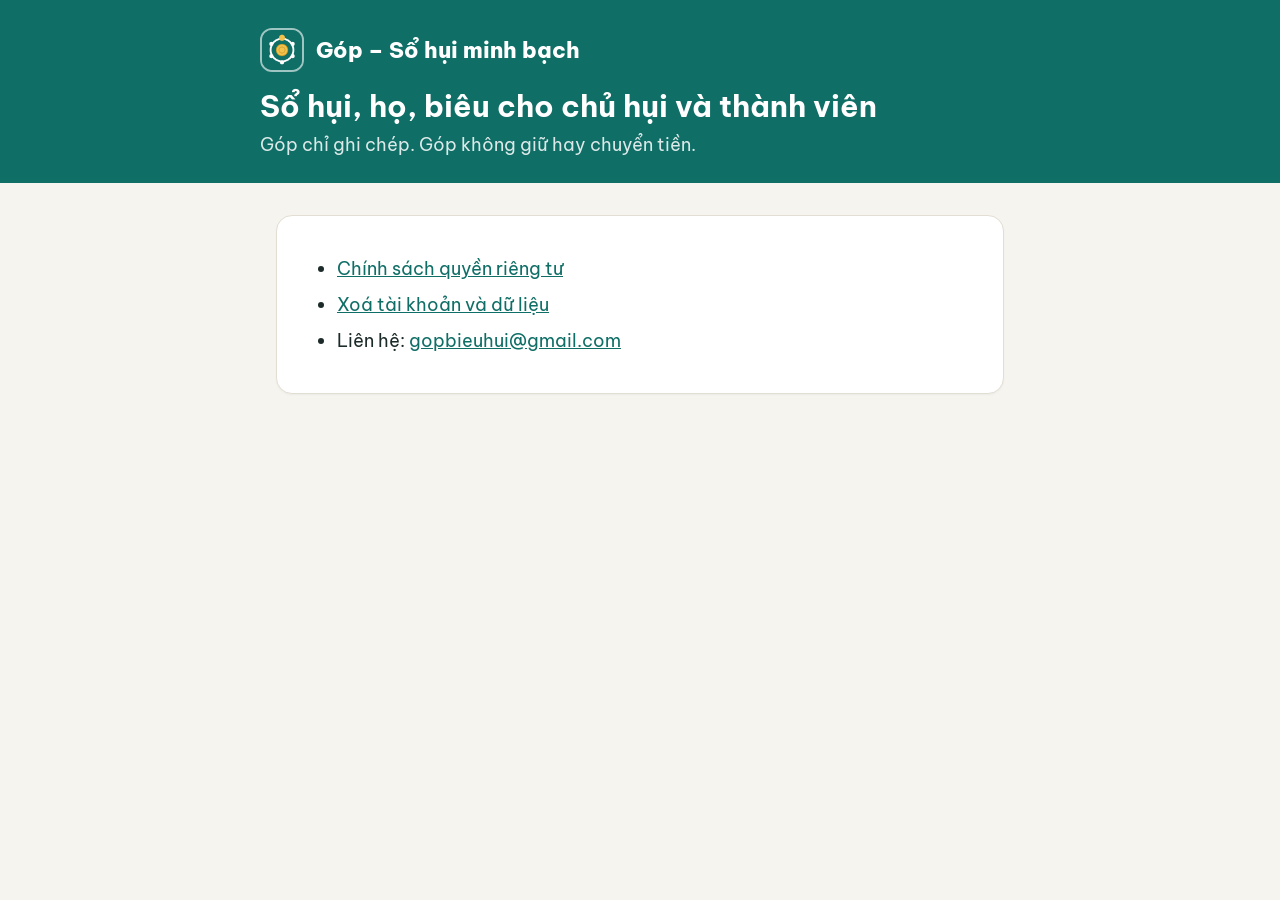
<file: index.html>
<!doctype html>
<html lang="vi">
<head>
<meta charset="utf-8">
<meta name="viewport" content="width=device-width, initial-scale=1">
<title>Góp – Sổ hụi minh bạch</title>
<link rel="icon" href="icon.png">
<link rel="preconnect" href="https://fonts.gstatic.com" crossorigin>
<link rel="stylesheet" href="https://fonts.googleapis.com/css2?family=Be+Vietnam+Pro:wght@400;600;700;800&display=swap">
<link rel="stylesheet" href="style.css">
</head>
<body>
<header><div class="wrap">
  <span class="brand"><img src="icon.png" alt=""> Góp – Sổ hụi minh bạch</span>
  <h1>Sổ hụi, họ, biêu cho chủ hụi và thành viên</h1>
  <p class="sub">Góp chỉ ghi chép. Góp không giữ hay chuyển tiền.</p>
</div></header>
<main class="wrap">
  <section>
    <ul>
      <li><a href="privacy.html">Chính sách quyền riêng tư</a></li>
      <li><a href="delete-account.html">Xoá tài khoản và dữ liệu</a></li>
      <li>Liên hệ: <a href="mailto:gopbieuhui@gmail.com">gopbieuhui@gmail.com</a></li>
    </ul>
  </section>
</main>
</body>
</html>
</file>
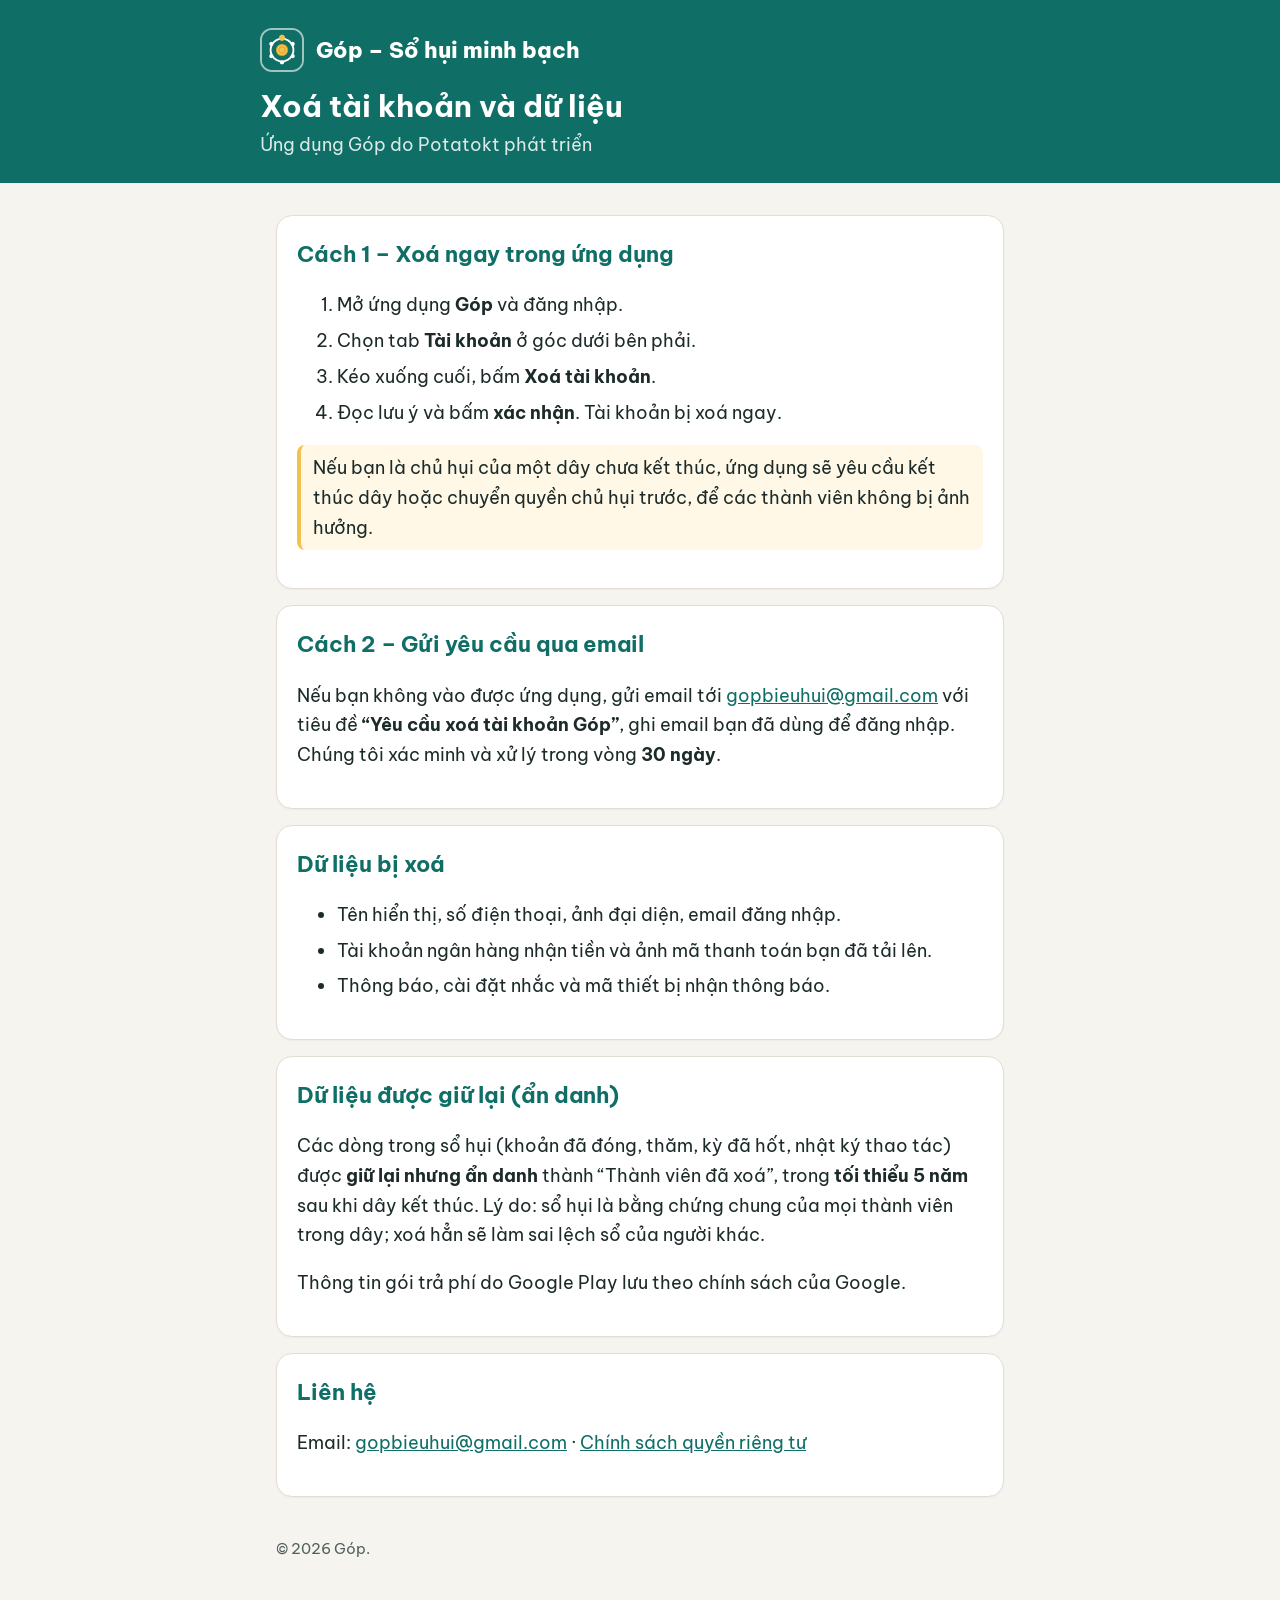
<file: delete-account.html>
<!doctype html>
<html lang="vi">
<head>
<meta charset="utf-8">
<meta name="viewport" content="width=device-width, initial-scale=1">
<title>Xoá tài khoản và dữ liệu – Góp</title>
<link rel="icon" href="icon.png">
<link rel="preconnect" href="https://fonts.gstatic.com" crossorigin>
<link rel="stylesheet" href="https://fonts.googleapis.com/css2?family=Be+Vietnam+Pro:wght@400;600;700;800&display=swap">
<link rel="stylesheet" href="style.css">
</head>
<body>
<header><div class="wrap">
  <a class="brand" href="./"><img src="icon.png" alt=""> Góp – Sổ hụi minh bạch</a>
  <h1>Xoá tài khoản và dữ liệu</h1>
  <p class="sub">Ứng dụng Góp do Potatokt phát triển</p>
</div></header>
<main class="wrap">
  <section>
    <h2>Cách 1 – Xoá ngay trong ứng dụng</h2>
    <ol>
      <li>Mở ứng dụng <strong>Góp</strong> và đăng nhập.</li>
      <li>Chọn tab <strong>Tài khoản</strong> ở góc dưới bên phải.</li>
      <li>Kéo xuống cuối, bấm <strong>Xoá tài khoản</strong>.</li>
      <li>Đọc lưu ý và bấm <strong>xác nhận</strong>. Tài khoản bị xoá ngay.</li>
    </ol>
    <p class="note">Nếu bạn là chủ hụi của một dây chưa kết thúc, ứng dụng sẽ yêu cầu kết thúc dây hoặc chuyển quyền chủ hụi trước, để các thành viên không bị ảnh hưởng.</p>
  </section>

  <section>
    <h2>Cách 2 – Gửi yêu cầu qua email</h2>
    <p>Nếu bạn không vào được ứng dụng, gửi email tới <a href="mailto:gopbieuhui@gmail.com?subject=Yêu cầu xoá tài khoản Góp">gopbieuhui@gmail.com</a> với tiêu đề <strong>“Yêu cầu xoá tài khoản Góp”</strong>, ghi email bạn đã dùng để đăng nhập. Chúng tôi xác minh và xử lý trong vòng <strong>30 ngày</strong>.</p>
  </section>

  <section>
    <h2>Dữ liệu bị xoá</h2>
    <ul>
      <li>Tên hiển thị, số điện thoại, ảnh đại diện, email đăng nhập.</li>
      <li>Tài khoản ngân hàng nhận tiền và ảnh mã thanh toán bạn đã tải lên.</li>
      <li>Thông báo, cài đặt nhắc và mã thiết bị nhận thông báo.</li>
    </ul>
  </section>

  <section>
    <h2>Dữ liệu được giữ lại (ẩn danh)</h2>
    <p>Các dòng trong sổ hụi (khoản đã đóng, thăm, kỳ đã hốt, nhật ký thao tác) được <strong>giữ lại nhưng ẩn danh</strong> thành “Thành viên đã xoá”, trong <strong>tối thiểu 5 năm</strong> sau khi dây kết thúc. Lý do: sổ hụi là bằng chứng chung của mọi thành viên trong dây; xoá hẳn sẽ làm sai lệch sổ của người khác.</p>
    <p>Thông tin gói trả phí do Google Play lưu theo chính sách của Google.</p>
  </section>

  <section>
    <h2>Liên hệ</h2>
    <p>Email: <a href="mailto:gopbieuhui@gmail.com">gopbieuhui@gmail.com</a> · <a href="privacy.html">Chính sách quyền riêng tư</a></p>
  </section>
</main>
<footer class="wrap">© 2026 Góp.</footer>
</body>
</html>
</file>
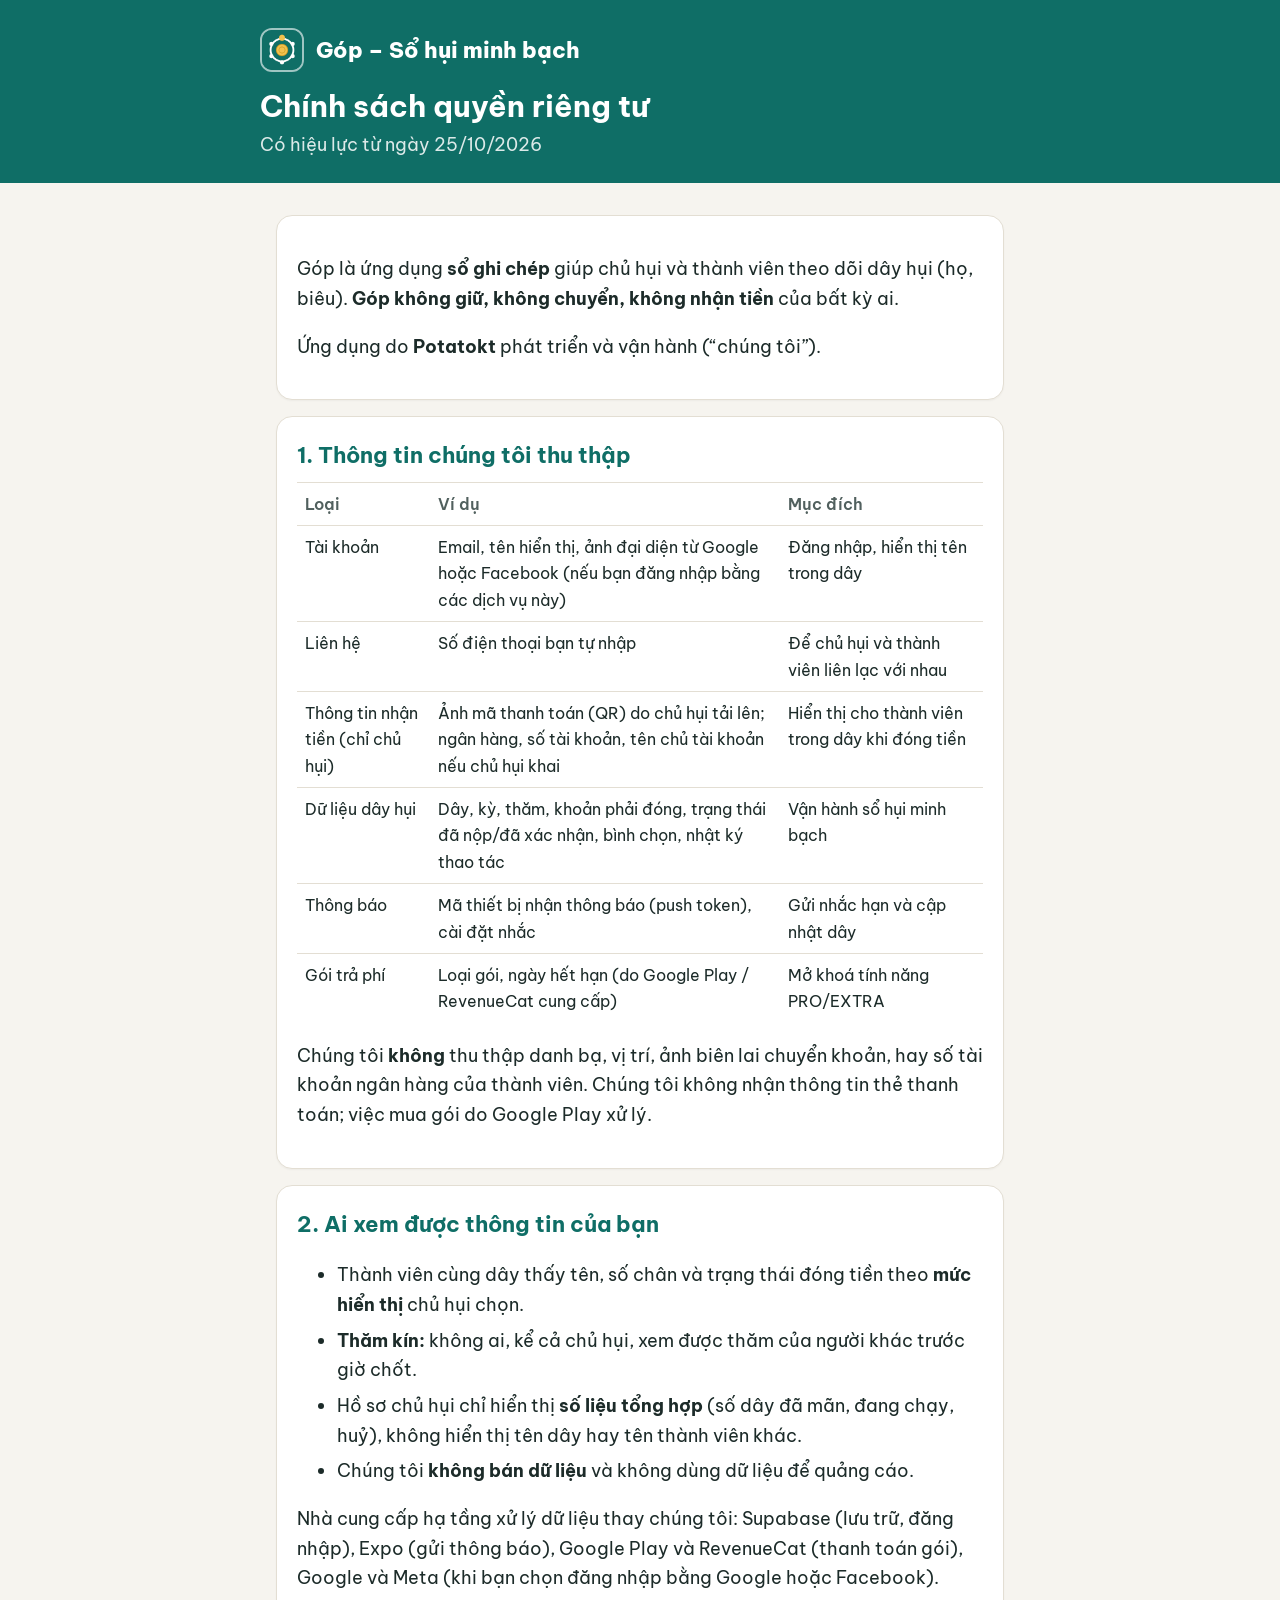
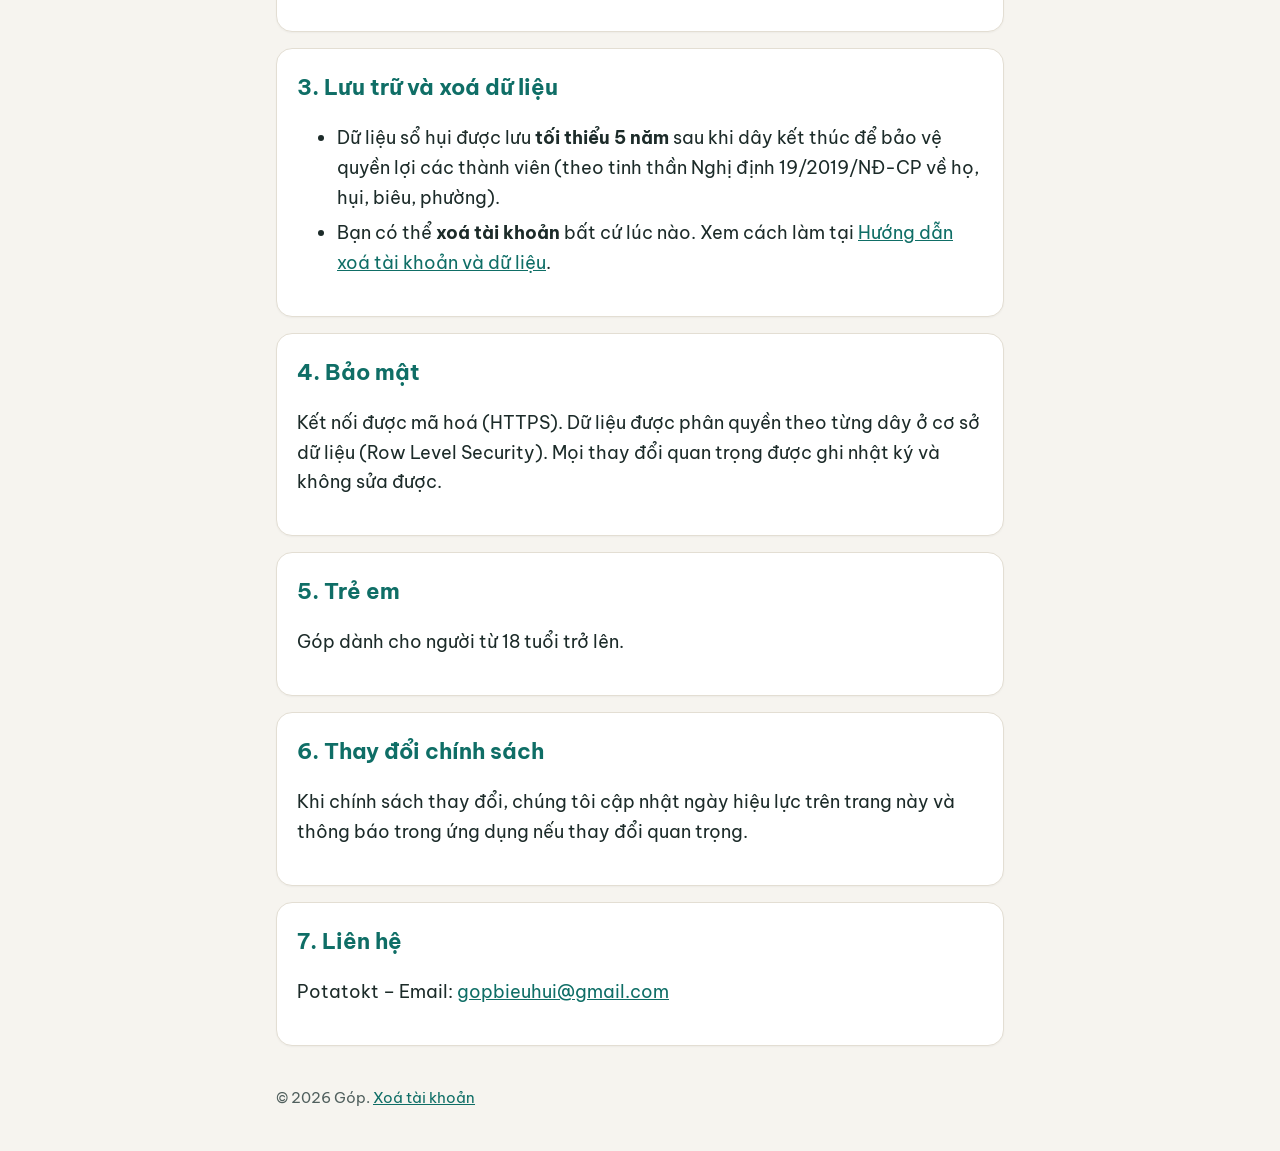
<file: privacy.html>
<!doctype html>
<html lang="vi">
<head>
<meta charset="utf-8">
<meta name="viewport" content="width=device-width, initial-scale=1">
<title>Chính sách quyền riêng tư – Góp</title>
<link rel="icon" href="icon.png">
<link rel="preconnect" href="https://fonts.gstatic.com" crossorigin>
<link rel="stylesheet" href="https://fonts.googleapis.com/css2?family=Be+Vietnam+Pro:wght@400;600;700;800&display=swap">
<link rel="stylesheet" href="style.css">
</head>
<body>
<header><div class="wrap">
  <a class="brand" href="./"><img src="icon.png" alt=""> Góp – Sổ hụi minh bạch</a>
  <h1>Chính sách quyền riêng tư</h1>
  <p class="sub">Có hiệu lực từ ngày 25/10/2026</p>
</div></header>
<main class="wrap">
  <section>
    <p>Góp là ứng dụng <strong>sổ ghi chép</strong> giúp chủ hụi và thành viên theo dõi dây hụi (họ, biêu). <strong>Góp không giữ, không chuyển, không nhận tiền</strong> của bất kỳ ai.</p>
    <p>Ứng dụng do <strong>Potatokt</strong> phát triển và vận hành (“chúng tôi”).</p>
  </section>

  <section>
    <h2>1. Thông tin chúng tôi thu thập</h2>
    <table>
      <thead><tr><th>Loại</th><th>Ví dụ</th><th>Mục đích</th></tr></thead>
      <tbody>
        <tr><td>Tài khoản</td><td>Email, tên hiển thị, ảnh đại diện từ Google hoặc Facebook (nếu bạn đăng nhập bằng các dịch vụ này)</td><td>Đăng nhập, hiển thị tên trong dây</td></tr>
        <tr><td>Liên hệ</td><td>Số điện thoại bạn tự nhập</td><td>Để chủ hụi và thành viên liên lạc với nhau</td></tr>
        <tr><td>Thông tin nhận tiền (chỉ chủ hụi)</td><td>Ảnh mã thanh toán (QR) do chủ hụi tải lên; ngân hàng, số tài khoản, tên chủ tài khoản nếu chủ hụi khai</td><td>Hiển thị cho thành viên trong dây khi đóng tiền</td></tr>
        <tr><td>Dữ liệu dây hụi</td><td>Dây, kỳ, thăm, khoản phải đóng, trạng thái đã nộp/đã xác nhận, bình chọn, nhật ký thao tác</td><td>Vận hành sổ hụi minh bạch</td></tr>
        <tr><td>Thông báo</td><td>Mã thiết bị nhận thông báo (push token), cài đặt nhắc</td><td>Gửi nhắc hạn và cập nhật dây</td></tr>
        <tr><td>Gói trả phí</td><td>Loại gói, ngày hết hạn (do Google Play / RevenueCat cung cấp)</td><td>Mở khoá tính năng PRO/EXTRA</td></tr>
      </tbody>
    </table>
    <p>Chúng tôi <strong>không</strong> thu thập danh bạ, vị trí, ảnh biên lai chuyển khoản, hay số tài khoản ngân hàng của thành viên. Chúng tôi không nhận thông tin thẻ thanh toán; việc mua gói do Google Play xử lý.</p>
  </section>

  <section>
    <h2>2. Ai xem được thông tin của bạn</h2>
    <ul>
      <li>Thành viên cùng dây thấy tên, số chân và trạng thái đóng tiền theo <strong>mức hiển thị</strong> chủ hụi chọn.</li>
      <li><strong>Thăm kín:</strong> không ai, kể cả chủ hụi, xem được thăm của người khác trước giờ chốt.</li>
      <li>Hồ sơ chủ hụi chỉ hiển thị <strong>số liệu tổng hợp</strong> (số dây đã mãn, đang chạy, huỷ), không hiển thị tên dây hay tên thành viên khác.</li>
      <li>Chúng tôi <strong>không bán dữ liệu</strong> và không dùng dữ liệu để quảng cáo.</li>
    </ul>
    <p>Nhà cung cấp hạ tầng xử lý dữ liệu thay chúng tôi: Supabase (lưu trữ, đăng nhập), Expo (gửi thông báo), Google Play và RevenueCat (thanh toán gói), Google và Meta (khi bạn chọn đăng nhập bằng Google hoặc Facebook).</p>
  </section>

  <section>
    <h2>3. Lưu trữ và xoá dữ liệu</h2>
    <ul>
      <li>Dữ liệu sổ hụi được lưu <strong>tối thiểu 5 năm</strong> sau khi dây kết thúc để bảo vệ quyền lợi các thành viên (theo tinh thần Nghị định 19/2019/NĐ-CP về họ, hụi, biêu, phường).</li>
      <li>Bạn có thể <strong>xoá tài khoản</strong> bất cứ lúc nào. Xem cách làm tại <a href="delete-account.html">Hướng dẫn xoá tài khoản và dữ liệu</a>.</li>
    </ul>
  </section>

  <section>
    <h2>4. Bảo mật</h2>
    <p>Kết nối được mã hoá (HTTPS). Dữ liệu được phân quyền theo từng dây ở cơ sở dữ liệu (Row Level Security). Mọi thay đổi quan trọng được ghi nhật ký và không sửa được.</p>
  </section>

  <section>
    <h2>5. Trẻ em</h2>
    <p>Góp dành cho người từ 18 tuổi trở lên.</p>
  </section>

  <section>
    <h2>6. Thay đổi chính sách</h2>
    <p>Khi chính sách thay đổi, chúng tôi cập nhật ngày hiệu lực trên trang này và thông báo trong ứng dụng nếu thay đổi quan trọng.</p>
  </section>

  <section>
    <h2>7. Liên hệ</h2>
    <p>Potatokt – Email: <a href="mailto:gopbieuhui@gmail.com">gopbieuhui@gmail.com</a></p>
  </section>
</main>
<footer class="wrap">© 2026 Góp. <a href="delete-account.html">Xoá tài khoản</a></footer>
</body>
</html>
</file>
<file: style.css>
:root { --teal: #0F6E66; --gold: #F2C14E; --text: #1C2B29; --muted: #51605E; --bg: #F6F4EF; --card: #fff; --line: #E3DED3; }
* { box-sizing: border-box; }
body { margin: 0; font: 18px/1.65 "Be Vietnam Pro", system-ui, -apple-system, "Segoe UI", Roboto, sans-serif; color: var(--text); background: var(--bg); }
header { background: var(--teal); color: #fff; padding: 28px 16px 24px; }
header a { color: #fff; text-decoration: none; }
.wrap { max-width: 760px; margin: 0 auto; }
.brand { display: flex; align-items: center; gap: 12px; font-weight: 800; font-size: 22px; }
.brand img { width: 44px; height: 44px; border-radius: 12px; border: 2px solid rgba(255,255,255,.6); }
h1 { font-size: 30px; line-height: 1.25; margin: 16px 0 4px; }
.sub { opacity: .85; margin: 0; }
main { padding: 16px; }
section { background: var(--card); border: 1px solid var(--line); border-radius: 16px; padding: 20px; margin: 16px 0; box-shadow: 0 1px 2px rgba(0,0,0,.04); }
h2 { font-size: 22px; margin: 0 0 8px; color: var(--teal); }
table { width: 100%; border-collapse: collapse; font-size: 16px; }
th, td { text-align: left; vertical-align: top; padding: 8px; border-top: 1px solid var(--line); }
th { color: var(--muted); font-weight: 600; }
.note { border-left: 4px solid var(--gold); padding: 8px 12px; background: #FFF8E6; border-radius: 8px; }
ol li, ul li { margin: 6px 0; }
a { color: var(--teal); }
footer { color: var(--muted); font-size: 15px; padding: 8px 16px 40px; }
@media (max-width: 560px) { table, tbody, tr, th, td { display: block; } tr { border-top: 1px solid var(--line); padding: 6px 0; } th, td { border: 0; padding: 2px 0; } thead { display: none; } }
</file>
